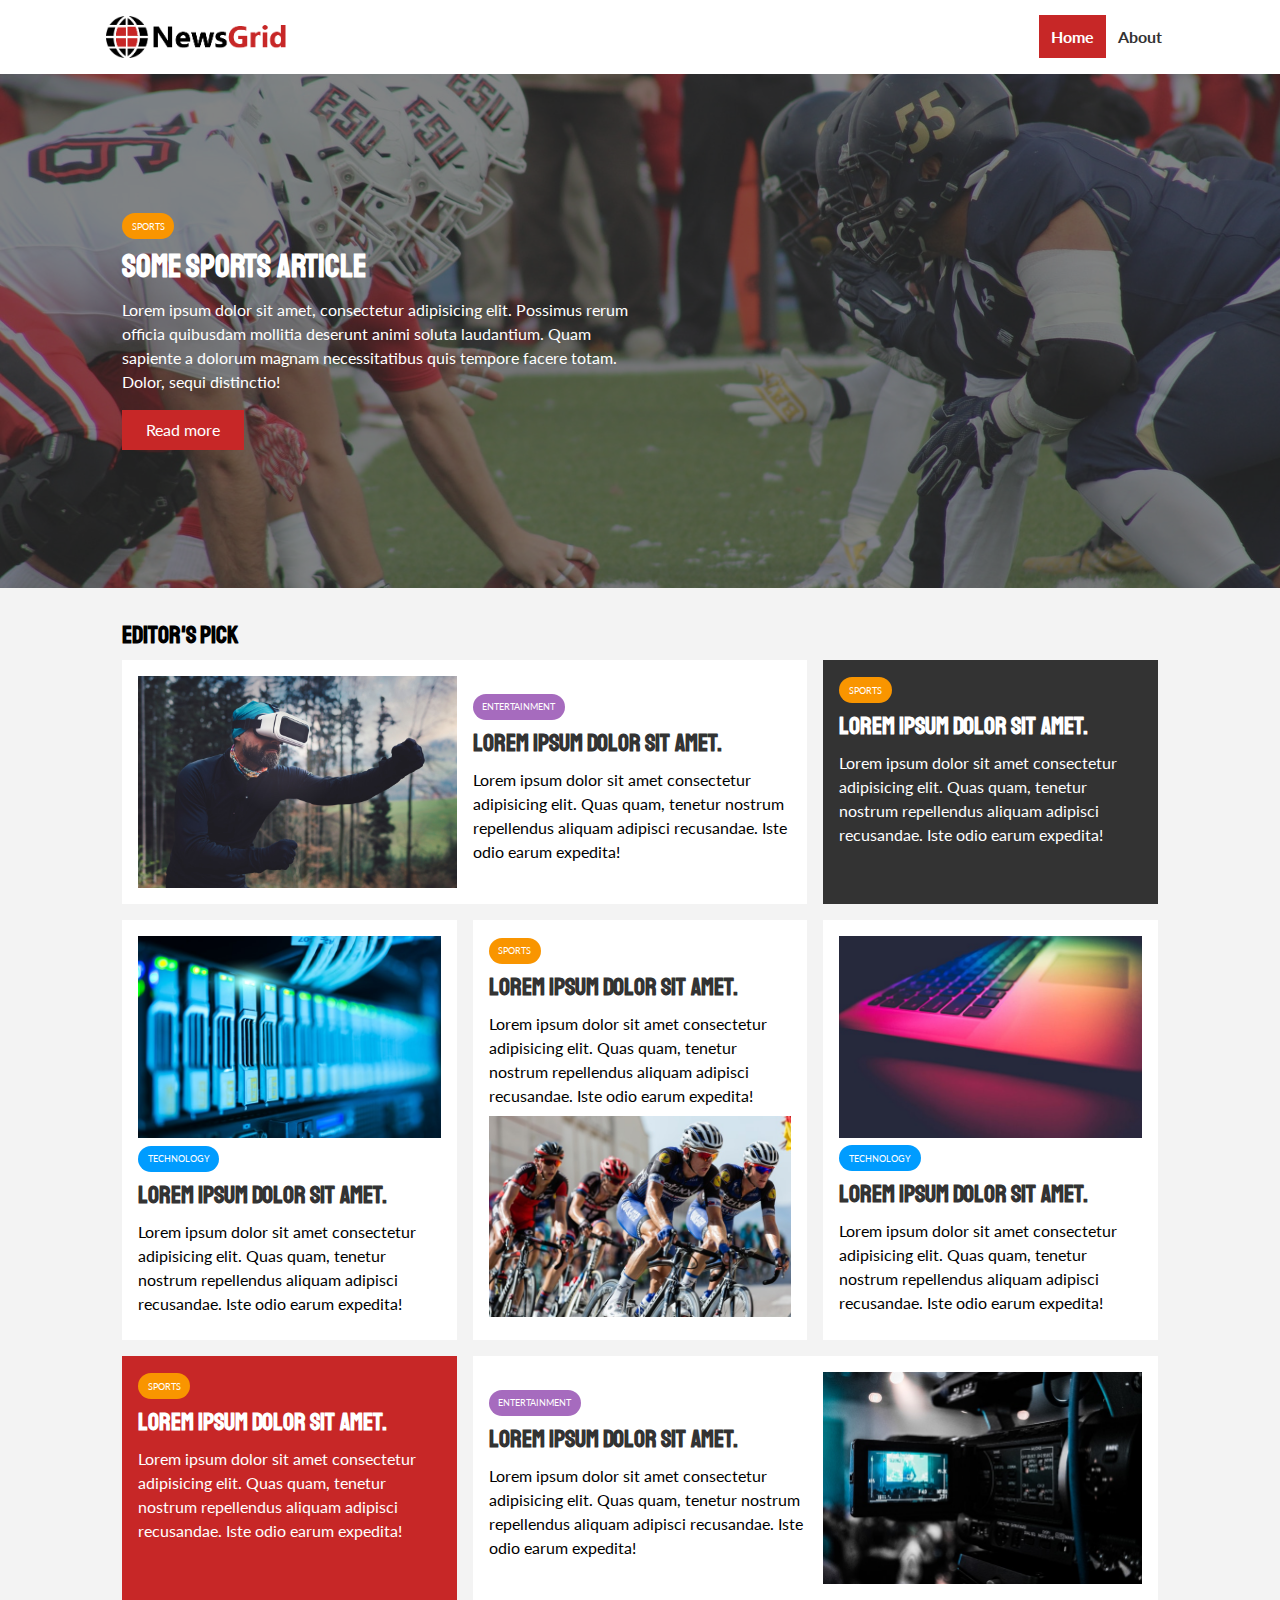
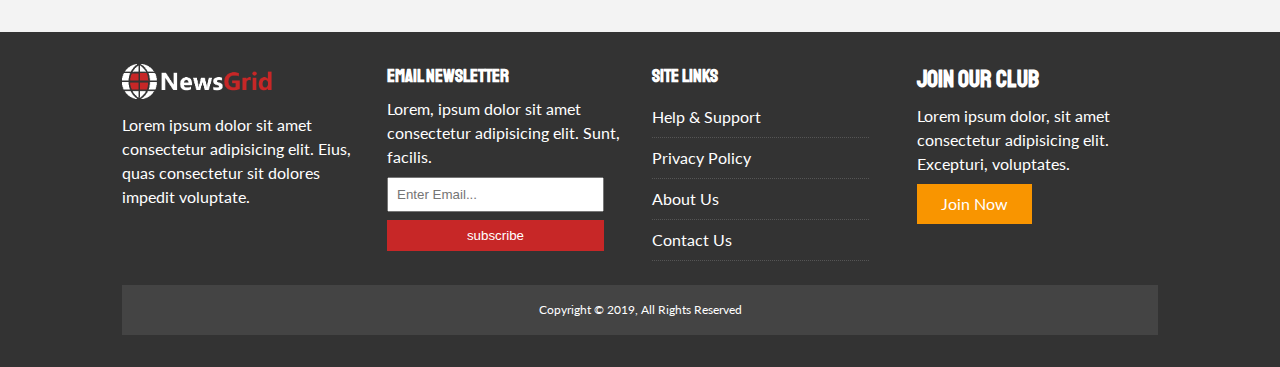
<file: index.html>
<!DOCTYPE html>
<html lang="en">
    <head>
        <meta charset="UTF-8" />
        <meta name="viewport" content="width=device-width, initial-scale=1.0" />
        <meta http-equiv="X-UA-Compatible" content="ie=edge" />
        <link
            rel="stylesheet"
            href="https://use.fontawesome.com/releases/v5.6.3/css/all.css"
            integrity="sha384-UHRtZLI+pbxtHCWp1t77Bi1L4ZtiqrqD80Kn4Z8NTSRyMA2Fd33n5dQ8lWUE00s/"
            crossorigin="anonymous"
        />
        <link
            href="https://fonts.googleapis.com/css?family=Lato|Staatliches"
            rel="stylesheet"
        />
        <link rel="stylesheet" href="css/style.css" />
        <link
            rel="stylesheet"
            media="screen and (max-width: 768px)"
            href="css/mobile.css"
        />
        <link rel="shortcut icon" type="image/x-icon" href="favicon.ico" />
        <title>NewsGrid | Latest News</title>
    </head>
    <body>
        <nav id="main-nav">
            <div class="container">
                <img src="img/logo.png" alt="News Grid" class="logo" />
                <div class="social">
                    <a href="facebook.com" target="_blank"
                        ><i class="fab fa-facebook fa-2x"></i></a
                    ><a href="twitter.com" target="_blank"
                        ><i class="fab fa-twitter fa-2x"></i></a
                    ><a href="instagram.com" target="_blank"
                        ><i class="fab fa-instagram fa-2x"></i></a
                    ><a href="youtube.com" target="_blank"
                        ><i class="fab fa-youtube fa-2x"></i
                    ></a>
                </div>
                <ul>
                    <li><a href="index.html" class="current">Home</a></li>
                    <li><a href="about.html">About</a></li>
                </ul>
            </div>
        </nav>

        <!-- Showcase -->

        <header id="showcase">
            <div class="container">
                <div class="showcase-container">
                    <div class="showcase-content">
                        <div class="category category-sports">Sports</div>
                        <h1>some sports article</h1>
                        <p>
                            Lorem ipsum dolor sit amet, consectetur adipisicing
                            elit. Possimus rerum officia quibusdam mollitia
                            deserunt animi soluta laudantium. Quam sapiente a
                            dolorum magnam necessitatibus quis tempore facere
                            totam. Dolor, sequi distinctio!
                        </p>
                        <a href="article.html" class="btn btn-primary"
                            >Read more</a
                        >
                    </div>
                </div>
            </div>
        </header>

        <!-- Article section -->

        <section id="home-article" class="py-2">
            <div class="container">
                <h2>Editor's pick</h2>
                <div class="articles-container">
                    <article class="card">
                        <img src="./img/articles/ent1.jpg" alt="" />
                        <div>
                            <div class="category category-ent">
                                Entertainment
                            </div>
                            <h2>
                                <a href="article.html"
                                    >Lorem ipsum dolor sit amet.</a
                                >
                            </h2>
                            <p>
                                Lorem ipsum dolor sit amet consectetur
                                adipisicing elit. Quas quam, tenetur nostrum
                                repellendus aliquam adipisci recusandae. Iste
                                odio earum expedita!
                            </p>
                        </div>
                    </article>
                    <article class="card bg-dark">
                        <div class="category category-sports">
                            Sports
                        </div>
                        <h2>
                            <a href="article.html"
                                >Lorem ipsum dolor sit amet.</a
                            >
                        </h2>
                        <p>
                            Lorem ipsum dolor sit amet consectetur adipisicing
                            elit. Quas quam, tenetur nostrum repellendus aliquam
                            adipisci recusandae. Iste odio earum expedita!
                        </p>
                    </article>
                    <article class="card">
                        <img src="./img/articles/tech1.jpg" alt="" />
                        <div class="category category-tech">
                            Technology
                        </div>
                        <h2>
                            <a href="article.html"
                                >Lorem ipsum dolor sit amet.</a
                            >
                        </h2>
                        <p>
                            Lorem ipsum dolor sit amet consectetur adipisicing
                            elit. Quas quam, tenetur nostrum repellendus aliquam
                            adipisci recusandae. Iste odio earum expedita!
                        </p>
                    </article>
                    <article class="card">
                        <div class="category category-sports">
                            Sports
                        </div>
                        <h2>
                            <a href="article.html"
                                >Lorem ipsum dolor sit amet.</a
                            >
                        </h2>
                        <p>
                            Lorem ipsum dolor sit amet consectetur adipisicing
                            elit. Quas quam, tenetur nostrum repellendus aliquam
                            adipisci recusandae. Iste odio earum expedita!
                        </p>
                        <img src="./img/articles/sports1.jpg" alt="" />
                    </article>
                    <article class="card">
                        <img src="./img/articles/tech2.jpg" alt="" />
                        <div class="category category-tech">
                            Technology
                        </div>
                        <h2>
                            <a href="article.html"
                                >Lorem ipsum dolor sit amet.</a
                            >
                        </h2>
                        <p>
                            Lorem ipsum dolor sit amet consectetur adipisicing
                            elit. Quas quam, tenetur nostrum repellendus aliquam
                            adipisci recusandae. Iste odio earum expedita!
                        </p>
                    </article>
                    <article class="card bg-primary">
                        <div class="category category-sports">
                            Sports
                        </div>
                        <h2>
                            <a href="article.html"
                                >Lorem ipsum dolor sit amet.</a
                            >
                        </h2>
                        <p>
                            Lorem ipsum dolor sit amet consectetur adipisicing
                            elit. Quas quam, tenetur nostrum repellendus aliquam
                            adipisci recusandae. Iste odio earum expedita!
                        </p>
                    </article>
                    <article class="card">
                        <div>
                            <div class="category category-ent">
                                Entertainment
                            </div>
                            <h2>
                                <a href="article.html"
                                    >Lorem ipsum dolor sit amet.</a
                                >
                            </h2>
                            <p>
                                Lorem ipsum dolor sit amet consectetur
                                adipisicing elit. Quas quam, tenetur nostrum
                                repellendus aliquam adipisci recusandae. Iste
                                odio earum expedita!
                            </p>
                        </div>
                        <img src="./img/articles/ent2.jpg" alt="" />
                    </article>
                </div>
            </div>
        </section>

        <!-- Footer -->
        <footer id="main-footer" class="py-2">
            <div class="container footer-container">
                <div>
                    <img src="./img/logo_light.png" alt="NewsGrid" />
                    <p>
                        Lorem ipsum dolor sit amet consectetur adipisicing elit.
                        Eius, quas consectetur sit dolores impedit voluptate.
                    </p>
                </div>
                <div>
                    <h3>EMAIL NEWSLETTER</h3>
                    <p>
                        Lorem, ipsum dolor sit amet consectetur adipisicing
                        elit. Sunt, facilis.
                    </p>
                    <form name="contact" method="POST" data-netlify="true">
                        <input
                            type="email"
                            name="email"
                            placeholder="Enter Email..."
                        />
                        <input
                            type="submit"
                            value="subscribe"
                            class="btn btn-primary"
                        />
                    </form>
                </div>
                <div>
                    <h3>Site Links</h3>
                    <ul class="list">
                        <li><a href="#">Help & Support</a></li>
                        <li><a href="#">Privacy Policy</a></li>
                        <li><a href="#">About Us</a></li>
                        <li><a href="#">Contact Us</a></li>
                    </ul>
                </div>
                <div>
                    <h2>JOIN OUR CLUB</h2>
                    <p>
                        Lorem ipsum dolor, sit amet consectetur adipisicing
                        elit. Excepturi, voluptates.
                    </p>
                    <a href="#" class="btn btn-secondary">Join Now</a>
                </div>
                <div>
                    <p>
                        Copyright &copy; 2019, All Rights Reserved
                    </p>
                </div>
            </div>
        </footer>
    </body>
</html>
</file>
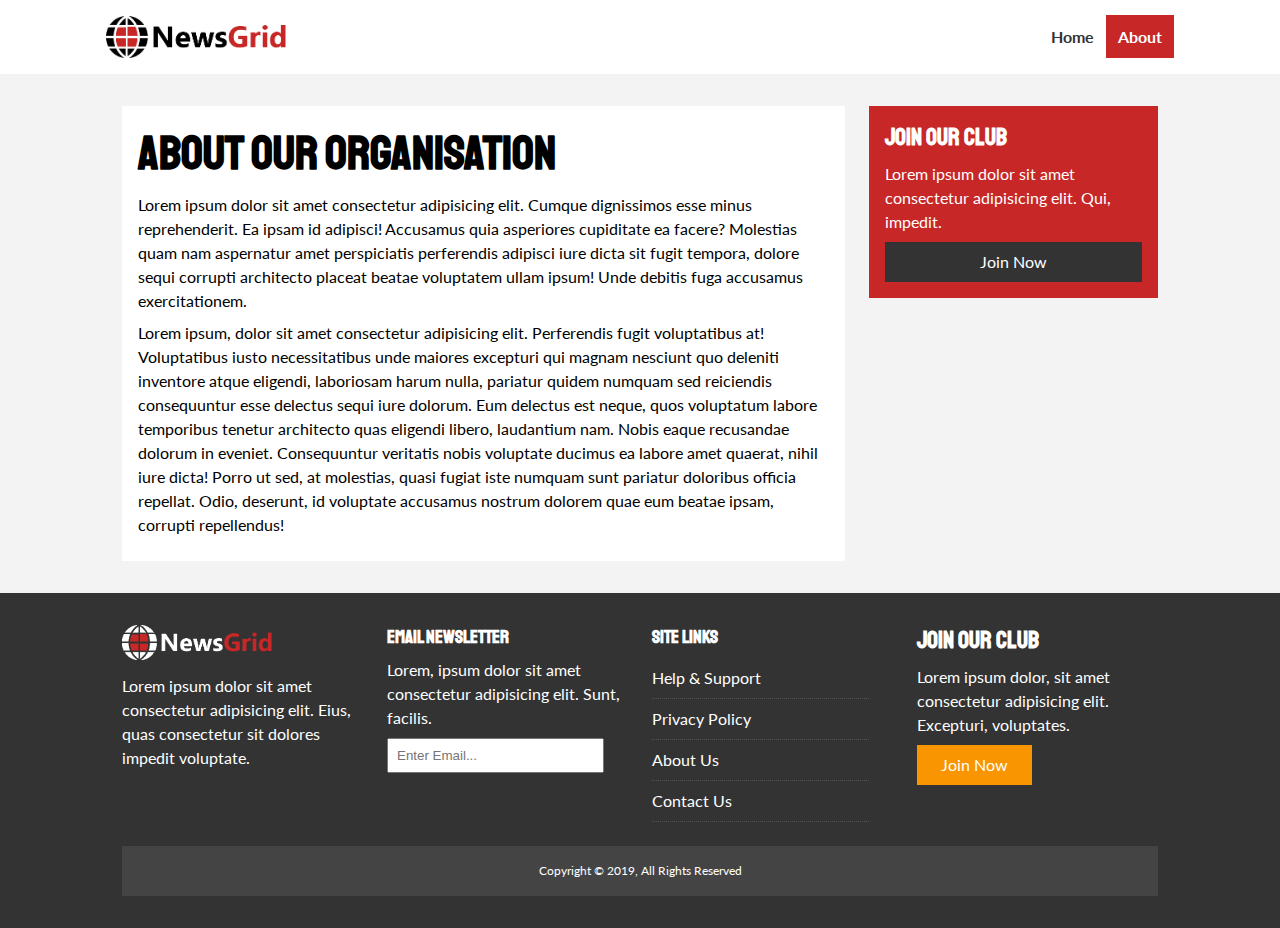
<file: about.html>
<!DOCTYPE html>
<html lang="en">
    <head>
        <meta charset="UTF-8" />
        <meta name="viewport" content="width=device-width, initial-scale=1.0" />
        <meta http-equiv="X-UA-Compatible" content="ie=edge" />
        <link
            rel="stylesheet"
            href="https://use.fontawesome.com/releases/v5.6.3/css/all.css"
            integrity="sha384-UHRtZLI+pbxtHCWp1t77Bi1L4ZtiqrqD80Kn4Z8NTSRyMA2Fd33n5dQ8lWUE00s/"
            crossorigin="anonymous"
        />
        <link
            href="https://fonts.googleapis.com/css?family=Lato|Staatliches"
            rel="stylesheet"
        />
        <link rel="stylesheet" href="css/style.css" />
        <link
            rel="stylesheet"
            media="screen and (max-width: 768px)"
            href="css/mobile.css"
        />
        <link rel="shortcut icon" type="image/x-icon" href="favicon.ico" />
        <title>NewsGrid | About | made some change</title>
    </head>

    <body>
        <nav id="main-nav">
            <div class="container">
                <img src="img/logo.png" alt="News Grid" class="logo" />
                <div class="social">
                    <a href="facebook.com" target="_blank"
                        ><i class="fab fa-facebook fa-2x"></i></a
                    ><a href="twitter.com" target="_blank"
                        ><i class="fab fa-twitter fa-2x"></i></a
                    ><a href="instagram.com" target="_blank"
                        ><i class="fab fa-instagram fa-2x"></i></a
                    ><a href="youtube.com" target="_blank"
                        ><i class="fab fa-youtube fa-2x"></i
                    ></a>
                </div>
                <ul>
                    <li><a href="index.html">Home</a></li>
                    <li><a class="current" href="about.html">About</a></li>
                </ul>
            </div>
        </nav>

        <!-- About Section -->
        <section id="about">
            <div class="container">
                <div class="page-container">
                    <article class="card">
                        <h1 class="l-heading">About Our Organisation</h1>
                        <p>
                            Lorem ipsum dolor sit amet consectetur adipisicing
                            elit. Cumque dignissimos esse minus reprehenderit.
                            Ea ipsam id adipisci! Accusamus quia asperiores
                            cupiditate ea facere? Molestias quam nam aspernatur
                            amet perspiciatis perferendis adipisci iure dicta
                            sit fugit tempora, dolore sequi corrupti architecto
                            placeat beatae voluptatem ullam ipsum! Unde debitis
                            fuga accusamus exercitationem.
                        </p>
                        <p>
                            Lorem ipsum, dolor sit amet consectetur adipisicing
                            elit. Perferendis fugit voluptatibus at!
                            Voluptatibus iusto necessitatibus unde maiores
                            excepturi qui magnam nesciunt quo deleniti inventore
                            atque eligendi, laboriosam harum nulla, pariatur
                            quidem numquam sed reiciendis consequuntur esse
                            delectus sequi iure dolorum. Eum delectus est neque,
                            quos voluptatum labore temporibus tenetur architecto
                            quas eligendi libero, laudantium nam. Nobis eaque
                            recusandae dolorum in eveniet. Consequuntur
                            veritatis nobis voluptate ducimus ea labore amet
                            quaerat, nihil iure dicta! Porro ut sed, at
                            molestias, quasi fugiat iste numquam sunt pariatur
                            doloribus officia repellat. Odio, deserunt, id
                            voluptate accusamus nostrum dolorem quae eum beatae
                            ipsam, corrupti repellendus!
                        </p>
                    </article>
                    <aside class="card bg-primary">
                        <h2>Join Our Club</h2>
                        <p>
                            Lorem ipsum dolor sit amet consectetur adipisicing
                            elit. Qui, impedit.
                        </p>
                        <a href="#" class="btn btn-dark btn-block">Join Now</a>
                    </aside>
                </div>
            </div>
        </section>

        <!-- Footer -->
        <footer id="main-footer" class="py-2">
            <div class="container footer-container">
                <div>
                    <img src="./img/logo_light.png" alt="NewsGrid" />
                    <p>
                        Lorem ipsum dolor sit amet consectetur adipisicing elit.
                        Eius, quas consectetur sit dolores impedit voluptate.
                    </p>
                </div>
                <div>
                    <h3>EMAIL NEWSLETTER</h3>
                    <p>
                        Lorem, ipsum dolor sit amet consectetur adipisicing
                        elit. Sunt, facilis.
                    </p>
                    <form name="contact" method="POST" data-netlify="true">
                        <input type="email" name="email" placeholder="Enter Email..." />
                </div>
                <div>
                    <h3>Site Links</h3>
                    <ul class="list">
                        <li><a href="#">Help & Support</a></li>
                        <li><a href="#">Privacy Policy</a></li>
                        <li><a href="#">About Us</a></li>
                        <li><a href="#">Contact Us</a></li>
                    </ul>
                </div>
                <div>
                    <h2>JOIN OUR CLUB</h2>
                    <p>
                        Lorem ipsum dolor, sit amet consectetur adipisicing
                        elit. Excepturi, voluptates.
                    </p>
                    <a href="#" class="btn btn-secondary">Join Now</a>
                </div>
                <div>
                    <p>
                        Copyright &copy; 2019, All Rights Reserved
                    </p>
                </div>
            </div>
        </footer>
    </body>
</html>
</file>
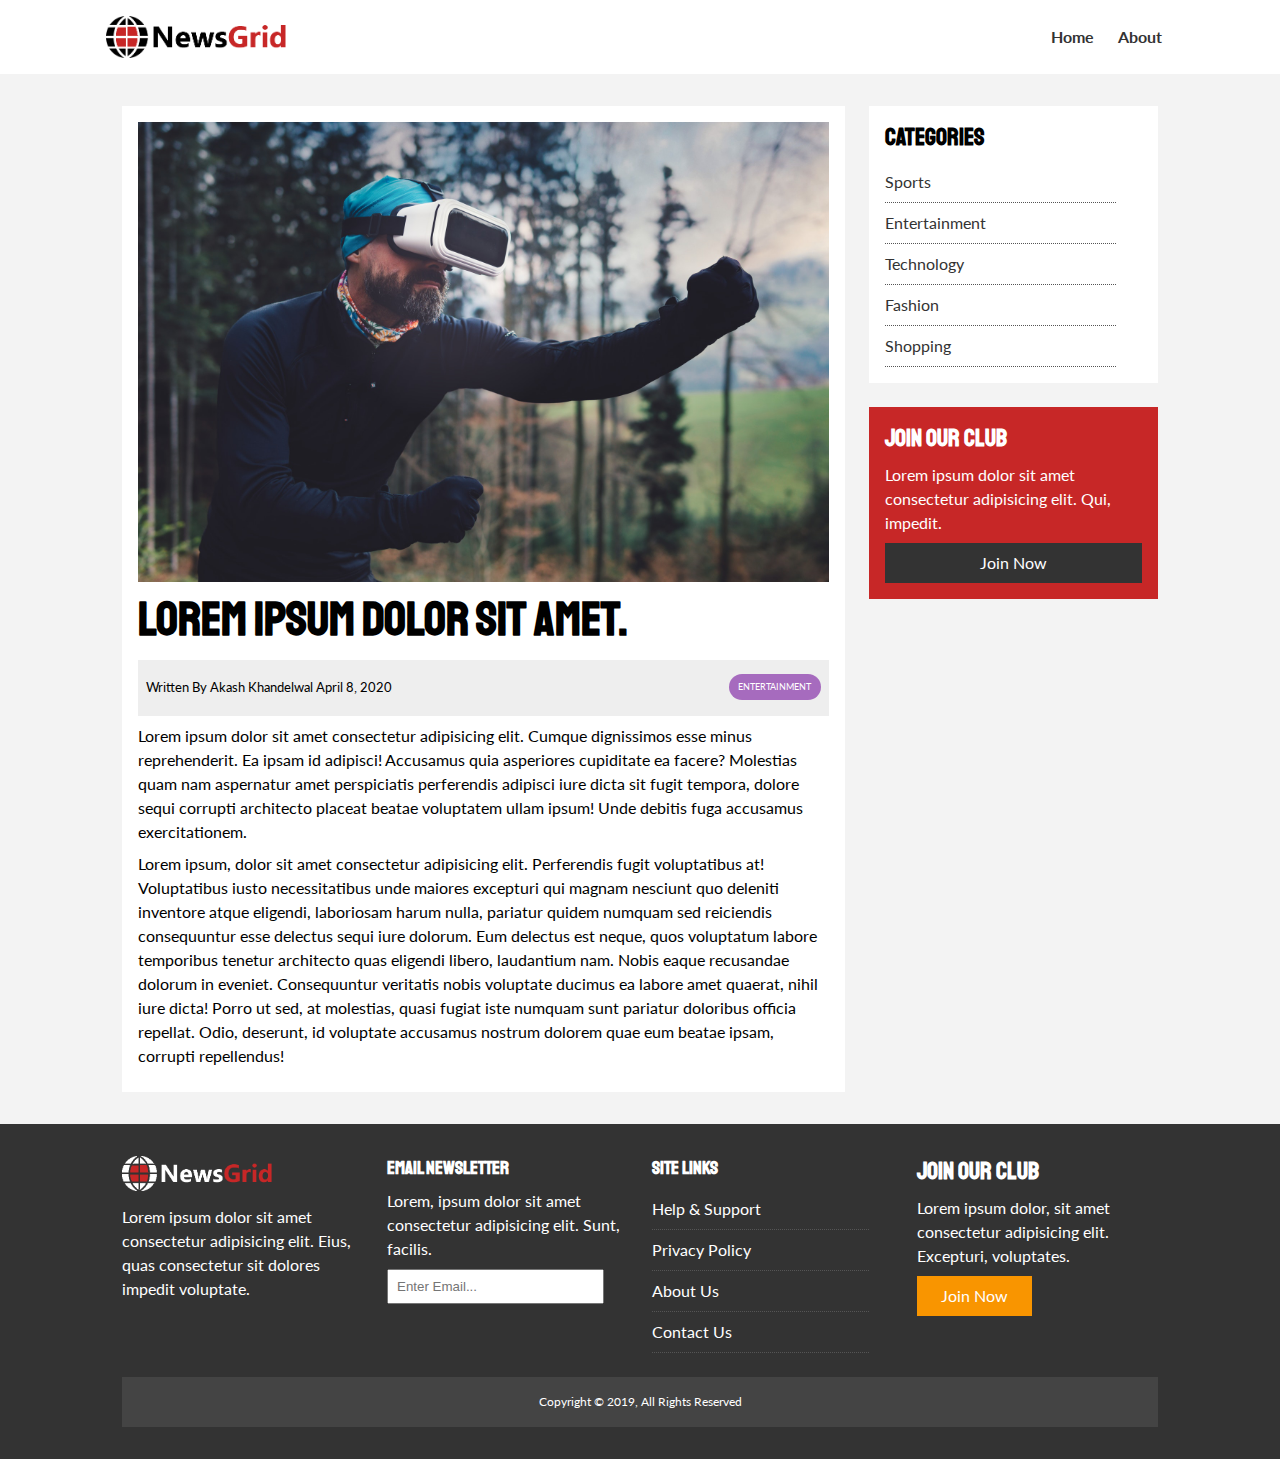
<file: article.html>
<!DOCTYPE html>
<html lang="en">
    <head>
        <meta charset="UTF-8" />
        <meta name="viewport" content="width=device-width, initial-scale=1.0" />
        <meta http-equiv="X-UA-Compatible" content="ie=edge" />
        <link
            rel="stylesheet"
            href="https://use.fontawesome.com/releases/v5.6.3/css/all.css"
            integrity="sha384-UHRtZLI+pbxtHCWp1t77Bi1L4ZtiqrqD80Kn4Z8NTSRyMA2Fd33n5dQ8lWUE00s/"
            crossorigin="anonymous"
        />
        <link
            href="https://fonts.googleapis.com/css?family=Lato|Staatliches"
            rel="stylesheet"
        />
        <link rel="stylesheet" href="css/style.css" />
        <link
            rel="stylesheet"
            media="screen and (max-width: 768px)"
            href="css/mobile.css"
        />
        <link rel="shortcut icon" type="image/x-icon" href="favicon.ico" />
        <title>NewsGrid | Latest News</title>
    </head>

    <body>
        <nav id="main-nav">
            <div class="container">
                <img src="img/logo.png" alt="News Grid" class="logo" />
                <div class="social">
                    <a href="facebook.com" target="_blank"
                        ><i class="fab fa-facebook fa-2x"></i></a
                    ><a href="twitter.com" target="_blank"
                        ><i class="fab fa-twitter fa-2x"></i></a
                    ><a href="instagram.com" target="_blank"
                        ><i class="fab fa-instagram fa-2x"></i></a
                    ><a href="youtube.com" target="_blank"
                        ><i class="fab fa-youtube fa-2x"></i
                    ></a>
                </div>
                <ul>
                    <li><a href="index.html">Home</a></li>
                    <li><a href="about.html">About</a></li>
                </ul>
            </div>
        </nav>

        <!-- About Section -->
        <section id="article">
            <div class="container">
                <div class="page-container">
                    <article class="card">
                        <img src="./img/articles/ent1.jpg" alt="" />
                        <h1 class="l-heading">Lorem ipsum dolor sit amet.</h1>
                        <div class="meta">
                            <small>
                                <i class="fas fa-user"></i> Written By Akash
                                Khandelwal April 8, 2020
                            </small>
                            <div class="category category-ent">
                                Entertainment
                            </div>
                        </div>
                        <p>
                            Lorem ipsum dolor sit amet consectetur adipisicing
                            elit. Cumque dignissimos esse minus reprehenderit.
                            Ea ipsam id adipisci! Accusamus quia asperiores
                            cupiditate ea facere? Molestias quam nam aspernatur
                            amet perspiciatis perferendis adipisci iure dicta
                            sit fugit tempora, dolore sequi corrupti architecto
                            placeat beatae voluptatem ullam ipsum! Unde debitis
                            fuga accusamus exercitationem.
                        </p>
                        <p>
                            Lorem ipsum, dolor sit amet consectetur adipisicing
                            elit. Perferendis fugit voluptatibus at!
                            Voluptatibus iusto necessitatibus unde maiores
                            excepturi qui magnam nesciunt quo deleniti inventore
                            atque eligendi, laboriosam harum nulla, pariatur
                            quidem numquam sed reiciendis consequuntur esse
                            delectus sequi iure dolorum. Eum delectus est neque,
                            quos voluptatum labore temporibus tenetur architecto
                            quas eligendi libero, laudantium nam. Nobis eaque
                            recusandae dolorum in eveniet. Consequuntur
                            veritatis nobis voluptate ducimus ea labore amet
                            quaerat, nihil iure dicta! Porro ut sed, at
                            molestias, quasi fugiat iste numquam sunt pariatur
                            doloribus officia repellat. Odio, deserunt, id
                            voluptate accusamus nostrum dolorem quae eum beatae
                            ipsam, corrupti repellendus!
                        </p>
                    </article>

                    <aside id="categories" class="card">
                        <h2>Categories</h2>
                        <ul class="list">
                            <li>
                                <a href="#" class="fas fa-chevron-right"
                                    >Sports</a
                                >
                            </li>
                            <li>
                                <a href="#" class="fas fa-chevron-right"
                                    >Entertainment</a
                                >
                            </li>
                            <li>
                                <a href="#" class="fas fa-chevron-right"
                                    >Technology</a
                                >
                            </li>
                            <li>
                                <a href="#" class="fas fa-chevron-right"
                                    >Fashion</a
                                >
                            </li>
                            <li>
                                <a href="#" class="fas fa-chevron-right"
                                    >Shopping</a
                                >
                            </li>
                        </ul>
                    </aside>

                    <aside class="card bg-primary">
                        <h2>Join Our Club</h2>
                        <p>
                            Lorem ipsum dolor sit amet consectetur adipisicing
                            elit. Qui, impedit.
                        </p>
                        <a href="#" class="btn btn-dark btn-block">Join Now</a>
                    </aside>
                </div>
            </div>
        </section>

        <!-- Footer -->
        <footer id="main-footer" class="py-2">
            <div class="container footer-container">
                <div>
                    <img src="./img/logo_light.png" alt="NewsGrid" />
                    <p>
                        Lorem ipsum dolor sit amet consectetur adipisicing elit.
                        Eius, quas consectetur sit dolores impedit voluptate.
                    </p>
                </div>
                <div>
                    <h3>EMAIL NEWSLETTER</h3>
                    <p>
                        Lorem, ipsum dolor sit amet consectetur adipisicing
                        elit. Sunt, facilis.
                    </p>
                    <form name="contact" method="POST" data-netlify="true">
                        <input type="email" name="email" placeholder="Enter Email..." />
                </div>
                <div>
                    <h3>Site Links</h3>
                    <ul class="list">
                        <li><a href="#">Help & Support</a></li>
                        <li><a href="#">Privacy Policy</a></li>
                        <li><a href="#">About Us</a></li>
                        <li><a href="#">Contact Us</a></li>
                    </ul>
                </div>
                <div>
                    <h2>JOIN OUR CLUB</h2>
                    <p>
                        Lorem ipsum dolor, sit amet consectetur adipisicing
                        elit. Excepturi, voluptates.
                    </p>
                    <a href="#" class="btn btn-secondary">Join Now</a>
                </div>
                <div>
                    <p>
                        Copyright &copy; 2019, All Rights Reserved
                    </p>
                </div>
            </div>
        </footer>
    </body>
</html>
</file>
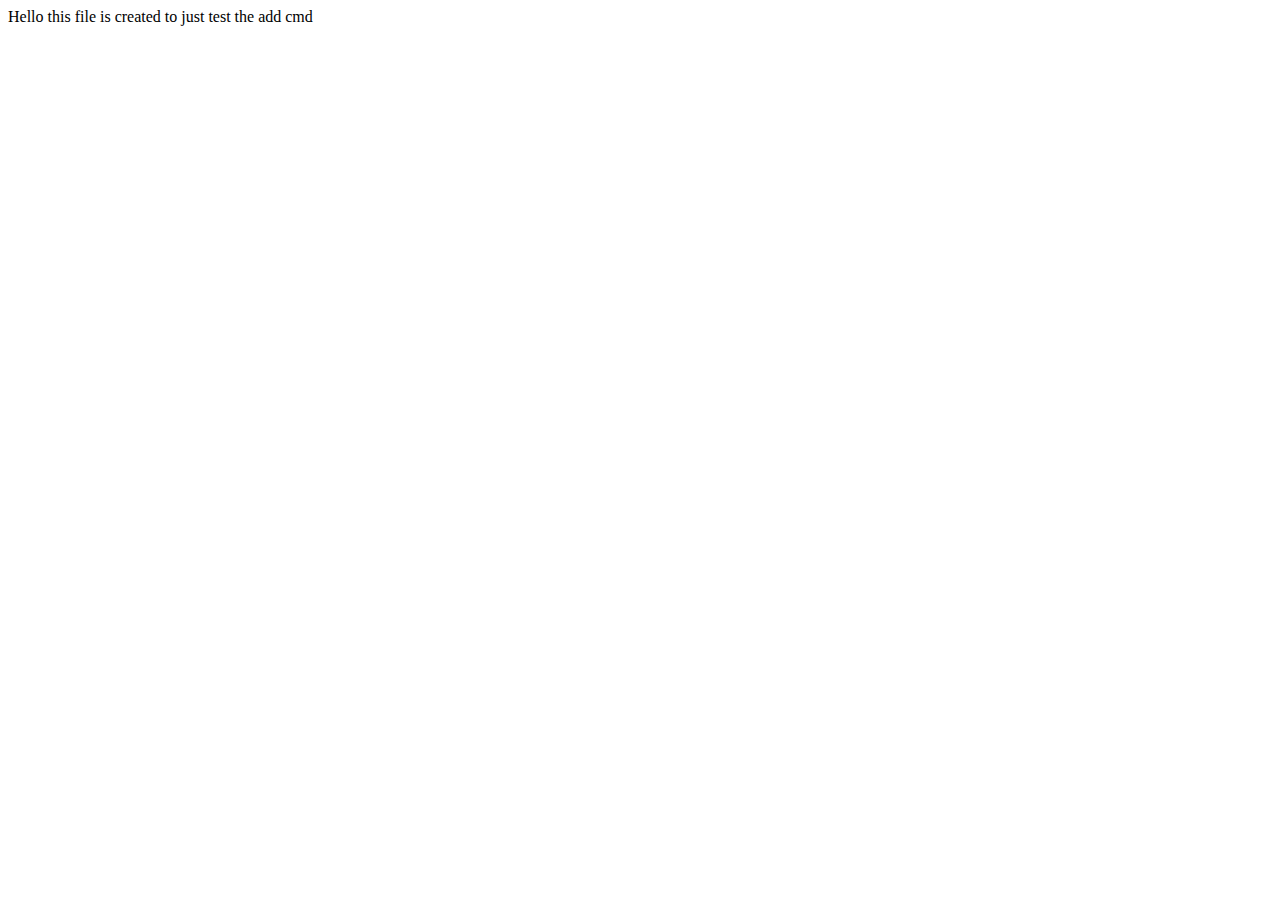
<file: gitTest.html>
<!DOCTYPE html>
<html lang="en">
<head>
    <meta charset="UTF-8">
    <meta http-equiv="X-UA-Compatible" content="IE=edge">
    <meta name="viewport" content="width=device-width, initial-scale=1.0">
    <title>Document</title>
</head>
<body>
    <div>Hello this file is created to just test the add cmd</div>
</body>
</html>
</file>
<file: css/style.css>
:root {
    --primary-color: #c72727;
    --secondary-color: #f99500;
    --light-color: #f3f3f3;
    --dark-color: #333;
    --max-width: 1100px;
}

.category {
    --sports-color: #f99500;
    --ent-color: #a66bbe;
    --tech-color: #009cff;
}

* {
    margin: 0;
    padding: 0;
    box-sizing: border-box;
}

body {
    font-family: "Lato", sans-serif;
    line-height: 1.5;
    background: var(--light-color);
}

a {
    color: #333;
    text-decoration: none;
}

ul {
    list-style: none;
}

img {
    width: 100%;
}

h1,
h2,
h3,
h4,
h5,
h6 {
    font-family: "Staatliches", cursive;
    margin-bottom: 0.55rem;
    line-height: 1.3;
}

/* utility */

.container {
    max-width: var(--max-width);
    padding: 0 2rem;
    margin: auto;
    overflow: hidden;
}

.category {
    font-size: 0.55rem;
    border-radius: 15px;
    color: #fff;
    display: inline-block;
    padding: 0.4rem 0.6rem;
    text-transform: uppercase;
    margin-bottom: 0.5rem;
}

.category-sports {
    background: var(--sports-color);
}
.category-ent {
    background: var(--ent-color);
}
.category-tech {
    background: var(--tech-color);
}

.btn {
    display: inline-block;
    background: var(--dark-color);
    padding: 0.5rem 1.5rem;
    color: #fff;
    border: none;
}

.btn-primary {
    background: var(--primary-color);
}
.btn-secondary {
    background: var(--secondary-color);
}
.btn-dark {
    background: var(--dark-color);
}
.btn-light {
    background: var(--light-color);
}

.btn-block {
    display: block;
    width: 100%;
    text-align: center;
}

.btn:hover {
    opacity: 0.7;
}

.card {
    background: #fff;
    padding: 1rem;
}

.bg-dark {
    background: var(--dark-color);
    color: #fff;
}

.bg-primary {
    background: var(--primary-color);
    color: #fff;
}

.bg-secondary {
    background: var(--secondary-color);
    color: #fff;
}

.bg-dark h1,
.bg-dark h2,
.bg-dark h3,
.bg-dark a,
.bg-primary h1,
.bg-primary h2,
.bg-primary h3,
.bg-primary a,
.bg-secondary h1,
.bg-secondary h2,
.bg-secondary h3,
.bg-secondary a {
    color: #fff;
}

.py-1 {
    padding: 1.5rem 0;
}
.py-2 {
    padding: 2rem 0;
}
.py-3 {
    padding: 3rem 0;
}
.p-1 {
    padding: 1.5rem;
}
.p-2 {
    padding: 2rem;
}
.p-3 {
    padding: 3rem;
}

p {
    margin: 0.5rem 0;
}

.l-heading {
    font-size: 3rem;
}

.list li {
    padding: 0.5rem 0;
    width: 90%;
    border-bottom: #555 dotted 1px;
}

.list li a:hover {
    color: var(--primary-color) !important;
}

/* Inner Page Container */
.page-container {
    display: grid;
    grid-template-columns: 5fr 2fr;
    grid-gap: 1.5rem;
    margin: 2rem 0;
}

.page-container > *:first-child {
    grid-row: 1 / 3 span;
}

/* navigation */

#main-nav {
    background: #fff;
    top: 0;
    z-index: 2;
    position: sticky;
}

#main-nav .container {
    display: grid;
    grid-template-columns: 6fr 3fr 2fr;
    align-items: center;
    padding: 1rem;
}

#main-nav ul {
    display: flex;
    justify-self: end;
}

#main-nav .logo {
    width: 180px;
}

#main-nav .social i {
    color: #777;
    margin-right: 0.5rem;
}

#main-nav .social {
    justify-self: center;
}

#main-nav ul {
    justify-self: end;
    display: flex;
}

#main-nav ul li a {
    padding: 0.75rem;
    font-weight: bold;
}

#main-nav ul li a.current {
    background: var(--primary-color);
    color: #fff;
}

#main-nav ul li a:hover {
    background: var(--light-color);
    color: var(--dark-color);
}

/* showcase */

#showcase {
    color: #fff;
    background: #333;
    padding: 2rem;
    position: relative;
}

#showcase::before {
    content: "";
    background: url('../img/featured.jpg') no-repeat center center/cover;
    position: absolute;
    width: 100%;
    height: 100%;
    opacity: 0.4;
    left: 0;
    top: 0;
}

#showcase .showcase-container {
    display: grid;
    grid-template-columns: repeat(2, 1fr);
    height: 50vh;
    justify-content: center;
    align-items: center;
}

#showcase .showcase-content {
    z-index: 1;
}

#showcase .showcase-content p {
    margin-bottom: 1rem;
}

/* Home Articles */

#home-article .articles-container {
    display: grid;
    grid-template-columns: repeat(3, 1fr);
    grid-gap: 1rem;
}

#home-article .articles-container > *:first-child,
#home-article .articles-container > *:last-child {
    display: grid;
    grid-template-columns: repeat(2, 1fr);
    grid-column: 1 / span 2;
    grid-gap: 1rem;
    align-items: center;
}

#home-article .articles-container > *:last-child {
    grid-column: 2 / span 2;
}

#article .meta {
    display: flex;
    justify-content: space-between;
    align-items: center;
    padding: 0.5rem;
    background: #eee;
}

#article .meta .category {
    margin-top: 0.4rem;
}

/* Footer */

#main-footer {
    background: #333;
    color: #fff;
}

#main-footer img {
    width: 150px;
}

#main-footer a {
    color: #fff;
}

#main-footer .footer-container {
    display: grid;
    grid-template-columns: repeat(4, 1fr);
    grid-gap: 1.5rem;
}

#main-footer .footer-container > *:last-child {
    background: #444;
    grid-column: 1 / 4 span;
    padding: 0.5rem;
    text-align: center;
    font-size: 0.75rem;
}

#main-footer .footer-container input[type="email"] {
    width: 90%;
    padding: 0.5rem;
    margin-bottom: 0.5rem;
}

#main-footer .footer-container input[type="submit"] {
    width: 90%;
}
</file>
<file: css/mobile.css>
/* Navigation */
#main-nav .container {
    grid-template-columns: 1fr;
    grid-gap: 1.2rem;
}

#main-nav ul,
#main-nav .logo {
    justify-self: center;
}

#main-nav .social {
    display: none;
}

#main-nav ul li a {
    padding: 0.5rem;
}

#home-article .articles-container {
    grid-template-columns: repeat(2, 1fr);
}

#home-article .articles-container > *:first-child,
#home-article .articles-container > *:last-child {
    grid-template-columns: 1fr;
    grid-column: 1;
}

@media (max-width: 600px) {
    #showcase .showcase-container,
    #home-article .articles-container,
    #main-footer .footer-container {
        grid-template-columns: 1fr;
    }

    #main-footer .footer-container > *:last-child {
        grid-column: 1;
    }

    #main-footer .footer-container > *:first-child,
    #main-footer .footer-container > *:nth-child(2) {
        border-bottom: #444 dotted 1px;
        padding-bottom: 1rem;
    }
    /* 
    #main-footer .footer-container > *:last-child,
    #main-footer .footer-container > *:nth-child(3),
    #main-footer .footer-container > *:nth-child(4) {
        border: none;
    } */

    .page-container {
        grid-template-columns: 1fr;
        text-align: center;
    }

    .page-container > *:first-child {
        grid-row: 1;
    }
}

@media (max-width: 400px) {
    #showcase .showcase-container h1 {
        font-size: 1.8rem;
    }
}
</file>
